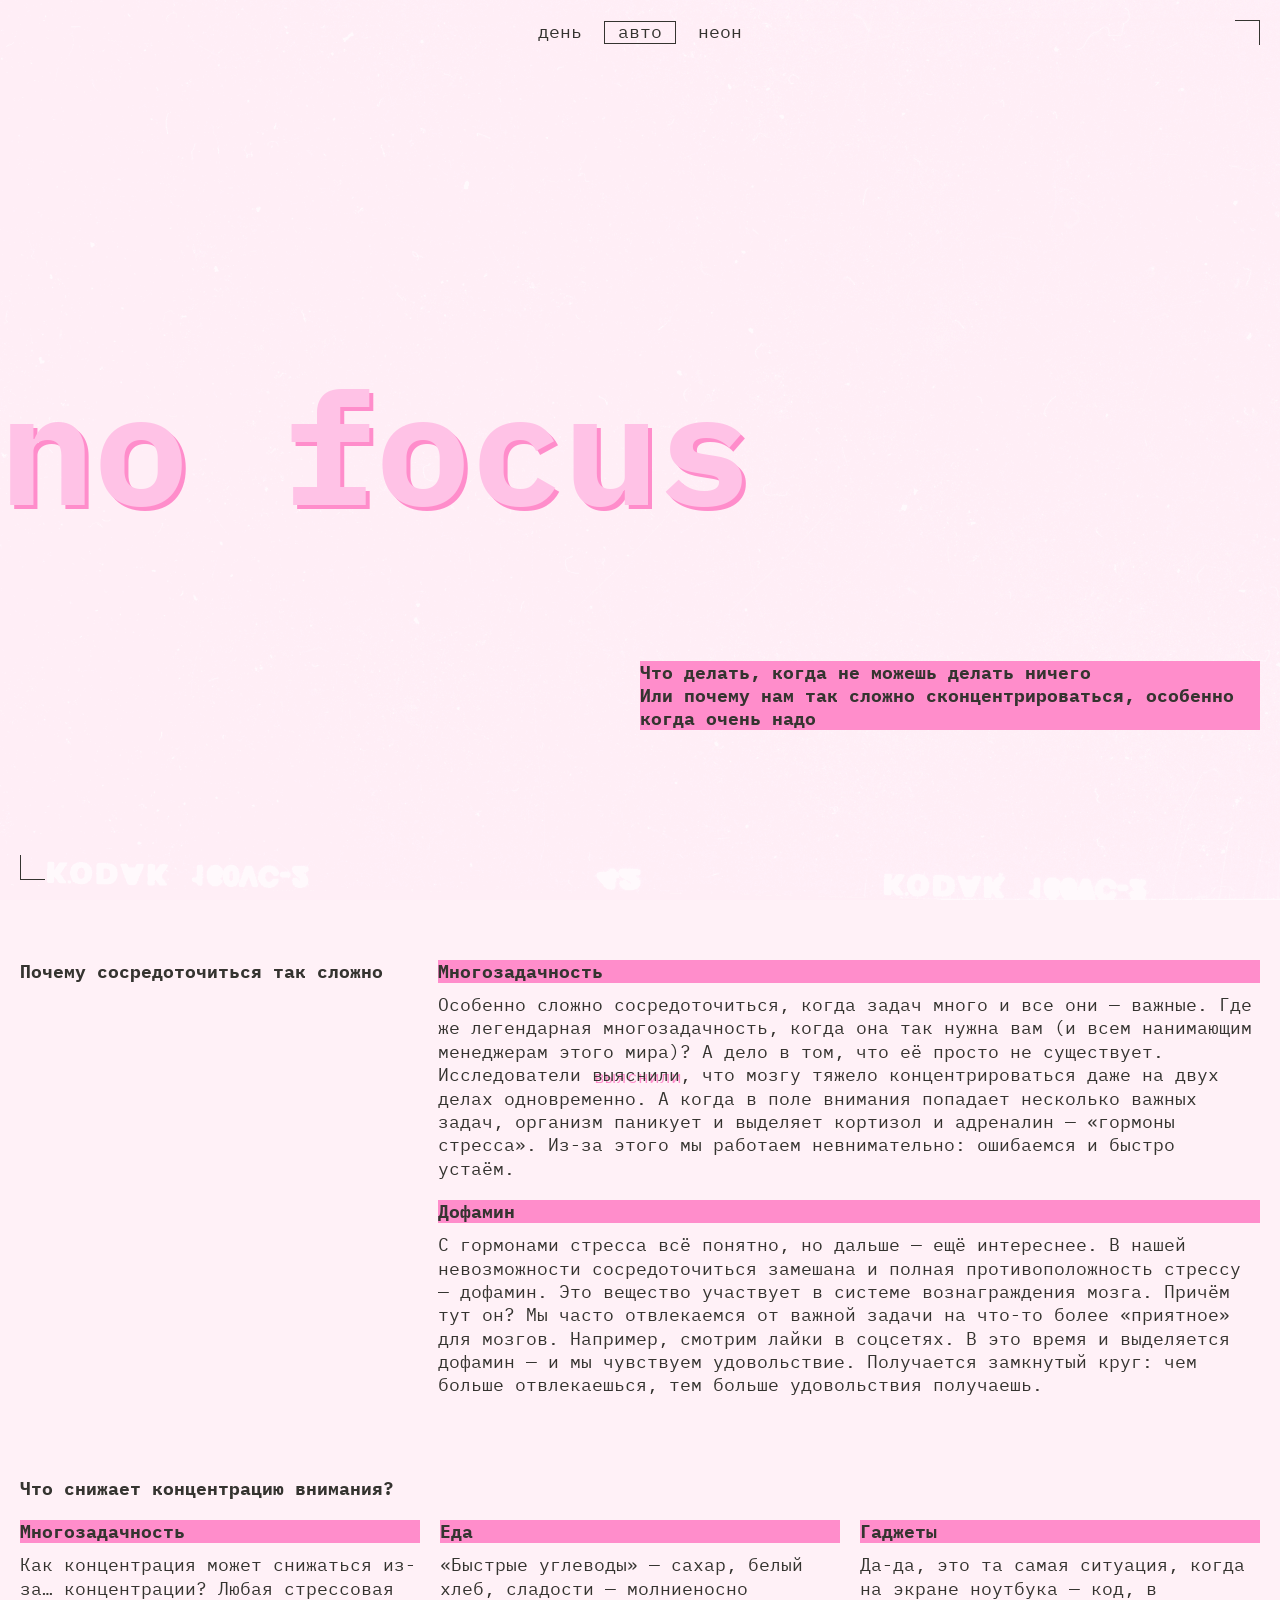
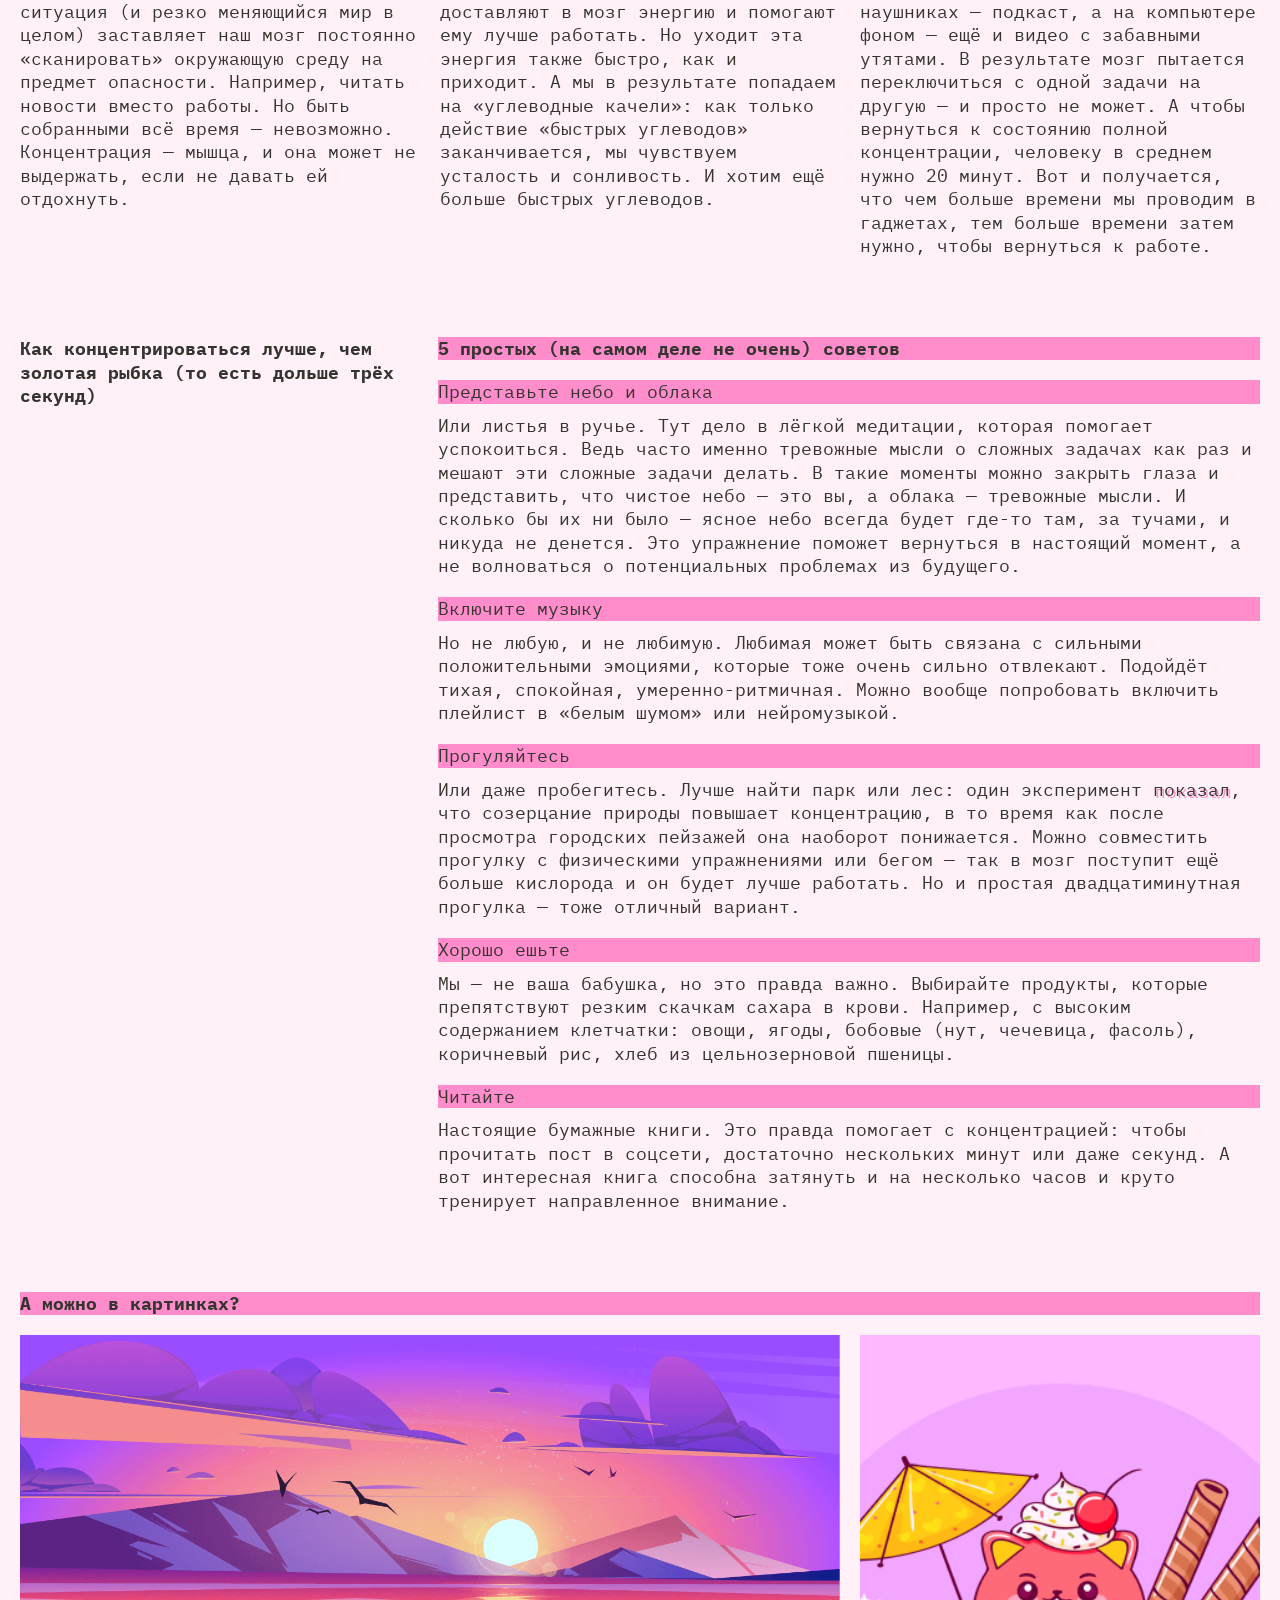
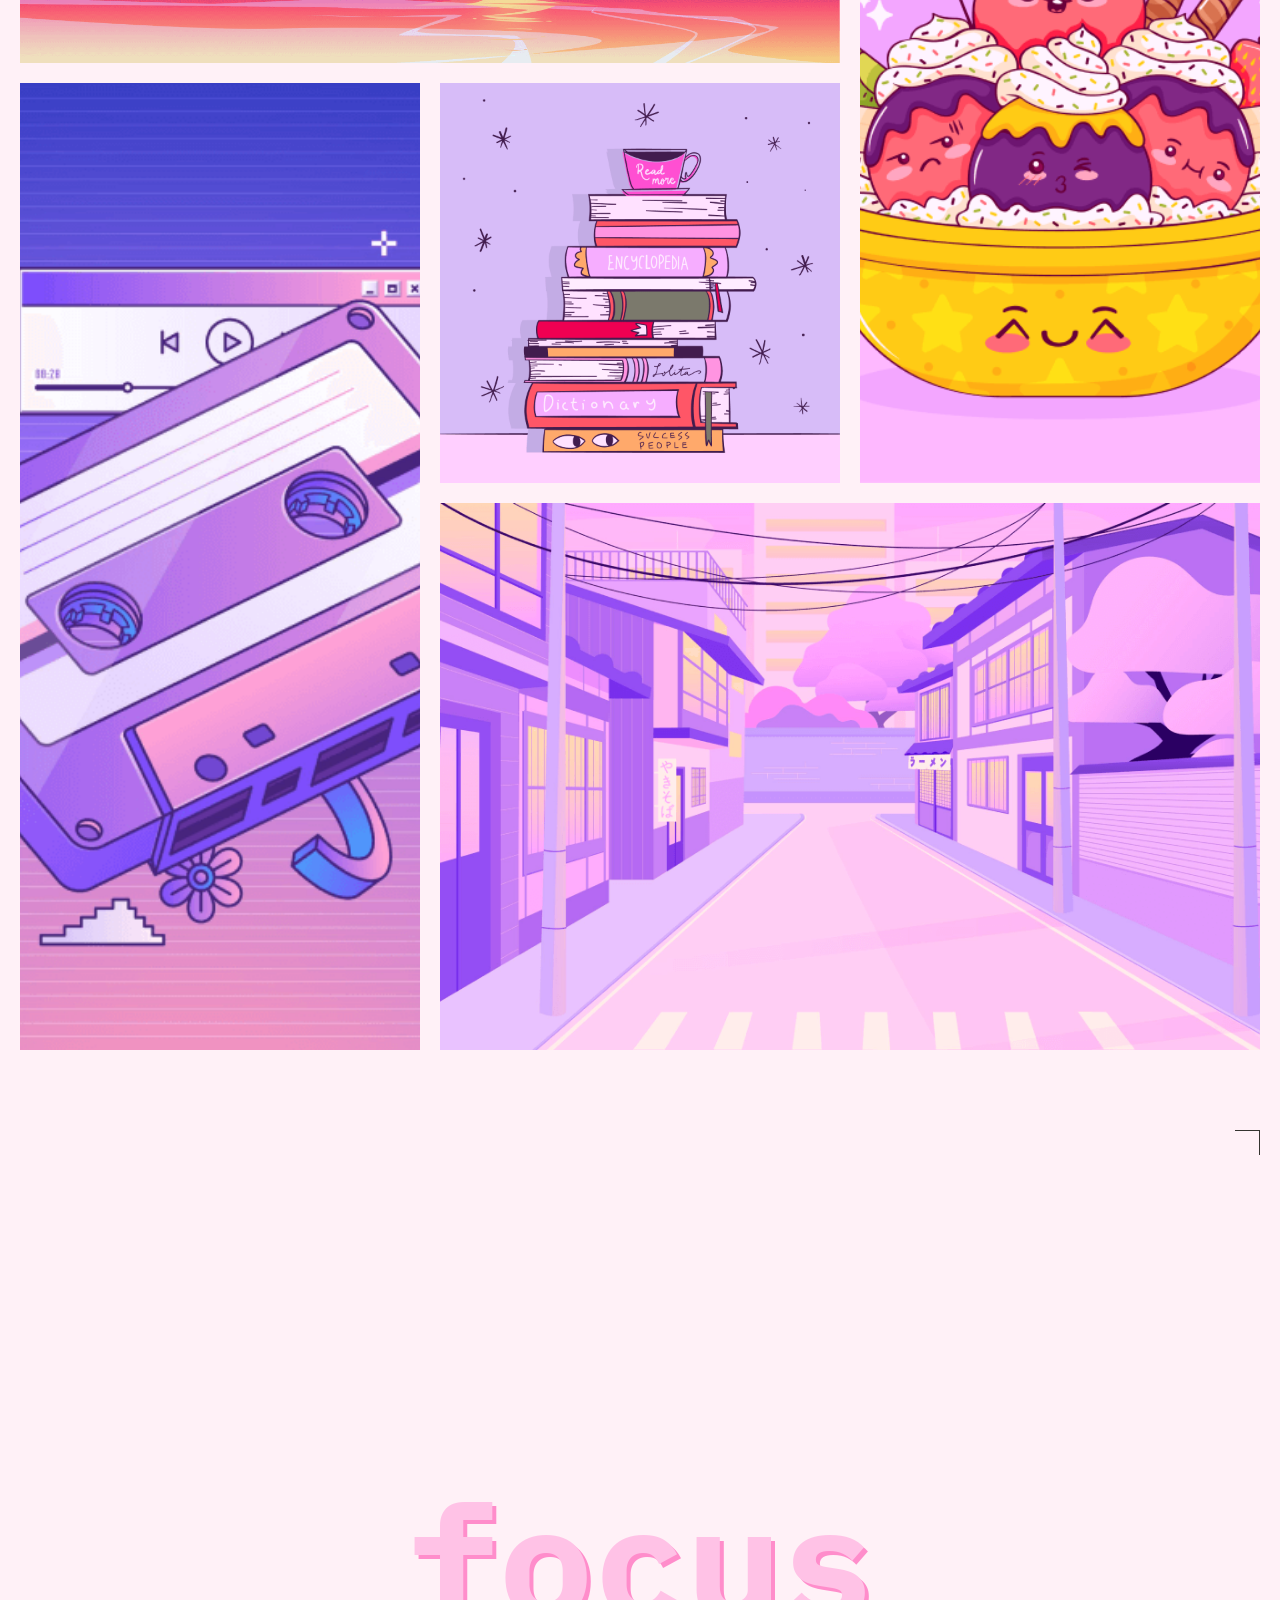
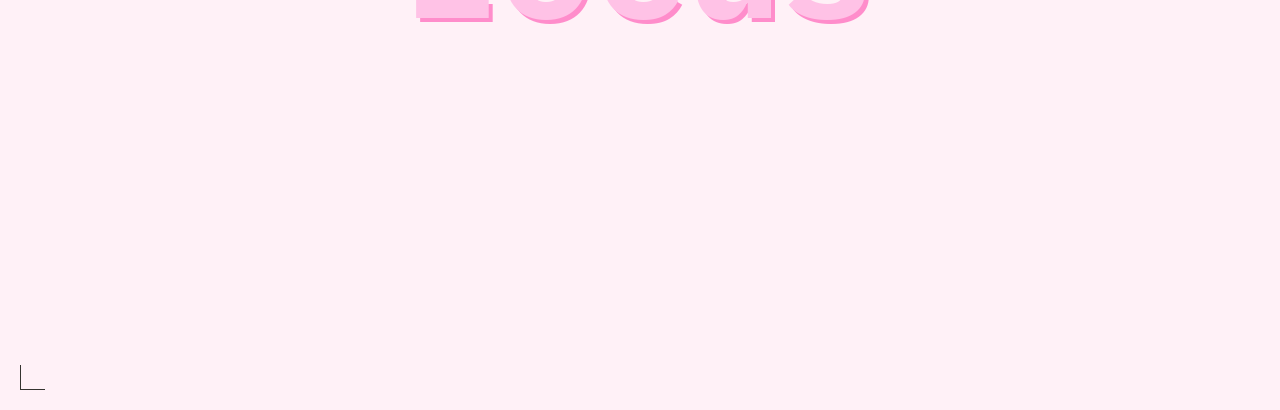
<file: index.html>
<!DOCTYPE html>
<html lang="ru">
  <head>
    <meta charset="UTF-8" />
    <meta http-equiv="X-UA-Compatible" content="IE=edge" />
    <meta name="viewport" content="width=device-width, initial-scale=1.0" />
    <meta name="description" content="Советы о том, как легче сосредоточиться"> 
    <meta name="color-scheme" content="dark light">

    <link rel="stylesheet" href="./fonts/fonts.css">
    <link rel="stylesheet" href="./styles/globals.css">
    <link rel="stylesheet" href="./styles/variables.css">
    <link rel="stylesheet" href="./styles/style.css">
    <link rel="stylesheet" href="./styles/dark.css">
    <link rel="stylesheet" href="./styles/light.css">

    <link rel="icon" href="./images/favicon.ico" sizes="any">
    <link rel="icon" href="./images/favicon.svg" type="image/svg+xml">
    <link rel="apple-touch-icon" href="./images/mobile-icon.png">

    <title>Сложно сосредоточиться</title>
  </head>
  <body class="page">
    <div class="header__decoration" aria-hidden="true"></div>
    <header class="header decorated-zone">
      <nav class="header__theme-menu">
        <ul class="header__theme-menu-list">
          <li class="header__theme-menu-item">
            <button
              class="header__theme-menu-button header__theme-menu-button_type_light"
            >
              День
            </button>
          </li>
          <li class="header__theme-menu-item">
            <button
              class="header__theme-menu-button header__theme-menu-button_active header__theme-menu-button_type_auto"
              disabled
            >
              Авто
            </button>
          </li>
          <li class="header__theme-menu-item">
            <button
              class="header__theme-menu-button header__theme-menu-button_type_dark"
            >
              Неон
            </button>
          </li>
        </ul>
      </nav>
      <h1 class="title">no focus</h1>
      <p class="subtitle subtitle-decor">Что делать, когда не можешь делать ничего <br>Или почему нам так сложно сконцентрироваться, особенно когда очень надо</p>
    </header>
    <main class="main">
      <section class="section">
        <h2 class="section__title">Почему сосредоточиться так сложно</h2>
        <div class="section__paragraph">
          <article class="section__paragraph-item">   
            <h3 class="subtitle">Многозадачность</h3>
            <p class="section__text">Особенно сложно сосредоточиться, когда задач много и все они — важные. Где же легендарная многозадачность, когда она так нужна вам (и всем нанимающим менеджерам этого мира)? А дело в том, что её просто не существует. Исследователи 
              <a class="link" target="_blank" href="https://www.ncbi.nlm.nih.gov/pmc/articles/PMC7075496/"> выяснили</a>,
              что мозгу тяжело концентрироваться даже на двух делах одновременно. А когда в поле внимания попадает несколько важных задач, организм паникует и выделяет кортизол и адреналин — «гормоны стресса». Из-за этого мы работаем невнимательно: ошибаемся и быстро устаём.</p>  
          </article> 
          <article class="section__paragraph-item">   
            <h3 class="subtitle">Дофамин</h3>
            <p class="section__text">С гормонами стресса всё понятно, но дальше — ещё интереснее. В нашей невозможности сосредоточиться замешана и полная противоположность стрессу — дофамин. Это вещество участвует в системе вознаграждения мозга. Причём тут он? Мы часто отвлекаемся от важной задачи на что-то более «приятное» для мозгов. Например, смотрим лайки в соцсетях. В это время и выделяется дофамин — и мы чувствуем удовольствие. Получается замкнутый круг: чем больше отвлекаешься, тем больше удовольствия получаешь.</p>
          </article> 
        </div>
      </section>
      <section class="section section-extra">
        <h2 class="section__title section-extra__title">Что снижает концентрацию внимания?</h2>
        <div class="section__paragraph section-extra__paragraph">
          <article class="section__paragraph-item">
            <h3 class="subtitle">Многозадачность</h3>
            <p class="section__text">Как концентрация может снижаться из-за… концентрации? Любая стрессовая ситуация (и резко меняющийся мир в целом) заставляет наш мозг постоянно «сканировать» окружающую среду на предмет опасности. Например, читать новости вместо работы. Но быть собранными всё время — невозможно. Концентрация — мышца, и она может не выдержать, если не давать ей отдохнуть.</p>
          </article>
          <article class="section__paragraph-item">
            <h3 class="subtitle">Еда</h3>
            <p class="section__text">«Быстрые углеводы» — сахар, белый хлеб, сладости — молниеносно доставляют в мозг энергию и помогают ему лучше работать. Но уходит эта энергия также быстро, как и приходит. А мы в результате попадаем на «углеводные качели»: как только действие «быстрых углеводов» заканчивается, мы чувствуем усталость и сонливость. И хотим ещё больше быстрых углеводов.</p>
          </article>
          <article class="section__paragraph-item">
            <h3 class="subtitle">Гаджеты</h3>
            <p class="section__text">Да-да, это та самая ситуация, когда на экране ноутбука — код, в наушниках — подкаст, а на компьютере фоном — ещё и видео с забавными утятами. В результате мозг пытается переключиться с одной задачи на другую — и просто не может. А чтобы вернуться к состоянию полной концентрации, человеку в среднем нужно 20 минут. Вот и получается, что чем больше времени мы проводим в гаджетах, тем больше времени затем нужно, чтобы вернуться к работе.</p>
          </article>
        </div>
      </section>
      <section class="section">
        <h2 class="section__title">Как концентрироваться лучше, чем золотая рыбка (то есть дольше трёх секунд)</h2>
        <div class="section__paragraph">
          <h3 class="subtitle section__paragraph-subtitle">5 простых (на самом деле не очень) советов</h3>
          <article class="section__paragraph-item">
            <h4 class="subtitle subtitle__no-accent">Представьте небо и облака</h4>
            <p class="section__text">Или листья в ручье. Тут дело в лёгкой медитации, которая помогает успокоиться. Ведь часто именно тревожные мысли о сложных задачах как раз и мешают эти сложные задачи делать. В такие моменты можно закрыть глаза и представить, что чистое небо — это вы, а облака — тревожные мысли. И сколько бы их ни было — ясное небо всегда будет где-то там, за тучами, и никуда не денется. Это упражнение поможет вернуться в настоящий момент, а не волноваться о потенциальных проблемах из будущего.</p>
          </article>
          <article class="section__paragraph-item">
            <h4 class="subtitle subtitle__no-accent">Включите музыку</h4>
            <p class="section__text">Но не любую, и не любимую. Любимая может быть связана с сильными положительными эмоциями, которые тоже очень сильно отвлекают. Подойдёт тихая, спокойная, умеренно-ритмичная. Можно вообще попробовать включить плейлист в «белым шумом» или нейромузыкой.</p>
          </article>
          <article class="section__paragraph-item">
            <h4 class="subtitle subtitle__no-accent">Прогуляйтесь</h4>
            <p class="section__text">Или даже пробегитесь. Лучше найти парк или лес: один эксперимент
              <a class="link" target="_blank" href="https://www.sciencedirect.com/science/article/abs/pii/S0272494415000328">показал</a>,
              что созерцание природы повышает концентрацию, в то время как после просмотра городских пейзажей она наоборот понижается. Можно совместить прогулку с физическими упражнениями или бегом — так в мозг поступит ещё больше кислорода и он будет лучше работать. Но и простая двадцатиминутная прогулка — тоже отличный вариант.</p>
          </article>
          <article class="section__paragraph-item">
            <h4 class="subtitle subtitle__no-accent">Хорошо ешьте</h4>
            <p class="section__text">Мы — не ваша бабушка, но это правда важно. Выбирайте продукты, которые препятствуют резким скачкам сахара в крови. Например, с высоким содержанием клетчатки: овощи, ягоды, бобовые (нут, чечевица, фасоль), коричневый рис, хлеб из цельнозерновой пшеницы.</p>
          </article>
          <article class="section__paragraph-item">
            <h4 class="subtitle subtitle__no-accent">Читайте</h4>
            <p class="section__text">Настоящие бумажные книги. Это правда помогает с концентрацией: чтобы прочитать пост в соцсети, достаточно нескольких минут или даже секунд. А вот интересная книга способна затянуть и на несколько часов и круто тренирует направленное внимание.</p>
          </article>
        </div>
      </section>
      <section class="section section-gallery">
        <h3 class="subtitle secton-gallery__subtitle">А можно в картинках?</h3>
        <div class="section-gallery__images">
          <img class="section-gallery__images-item" alt="Закат" src="./images/sunset.png" loading="lazy">
          <img class="section-gallery__images-item" alt="Большое мороженое в миске с шариками в виде котиков" src="./images/ice-cream.png" loading="lazy">
          <img class="section-gallery__images-item" alt="Старая кассета в окружении значков загрузки, курсора, окон и папок" src="./images/tape.png" loading="lazy">
          <img class="section-gallery__images-item" alt="Стопка книг с чашкой наверху" src="./images/books.png" loading="lazy">
          <img class="section-gallery__images-item" alt="Улица в розовых оттенках" src="./images/street.png" loading="lazy">
        </div>
      </section>
    </main>
    <footer class="footer decorated-zone">
      <p class="title footer__title">focus</p>
    </footer>
    <script src="./scripts/script.js"></script>
  </body>
</html>
</file>
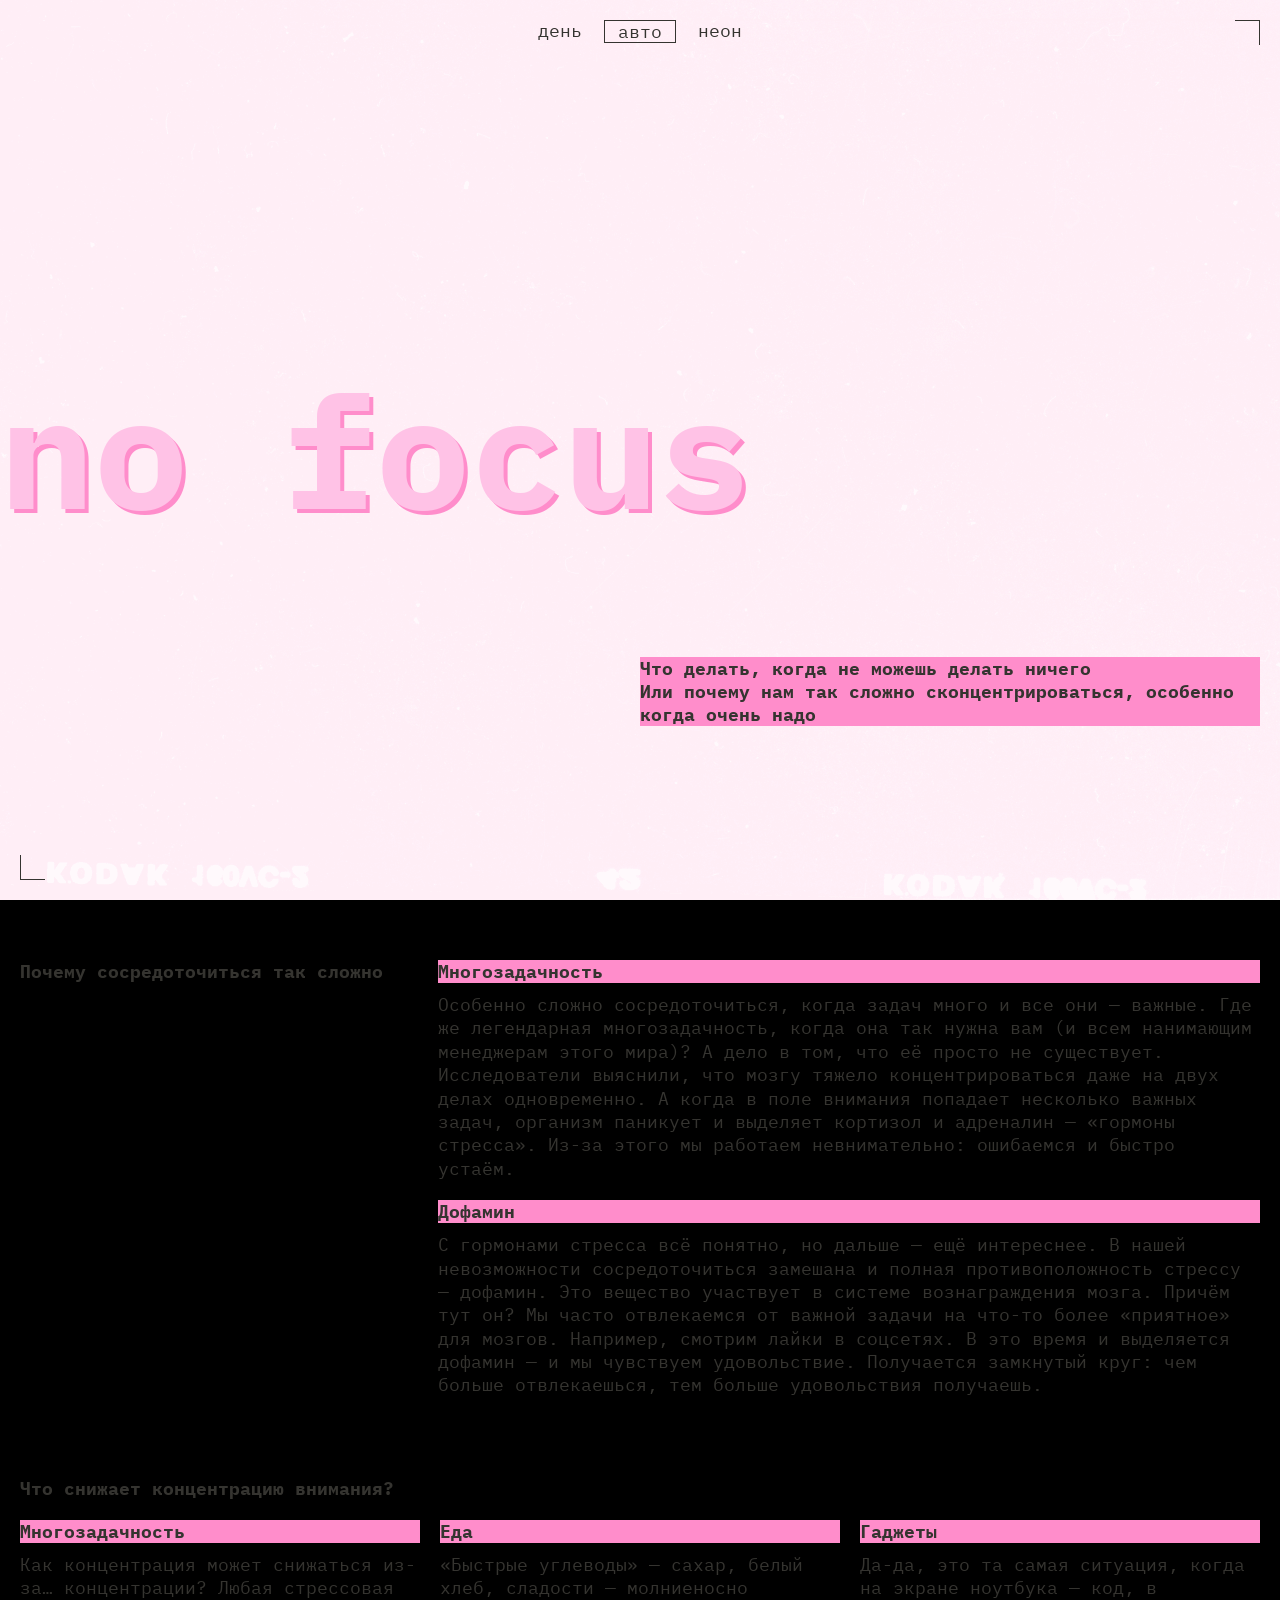
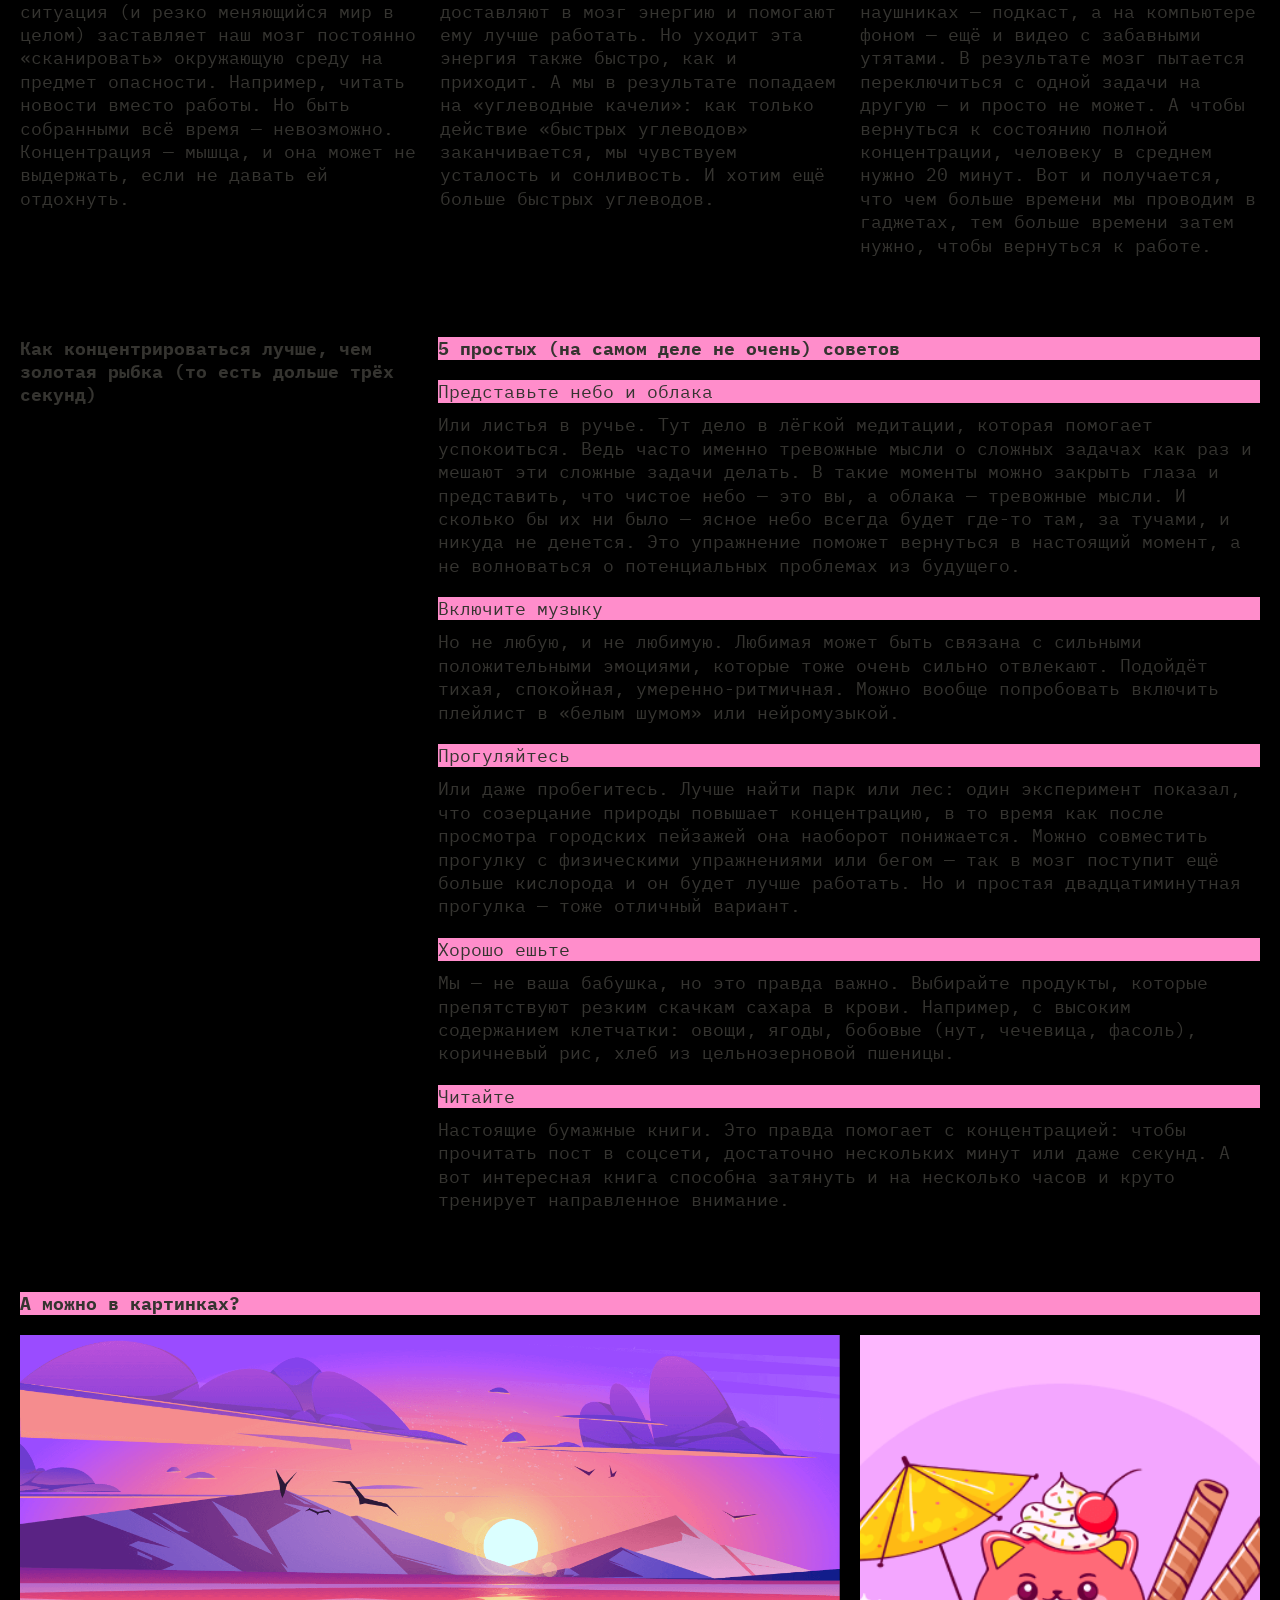
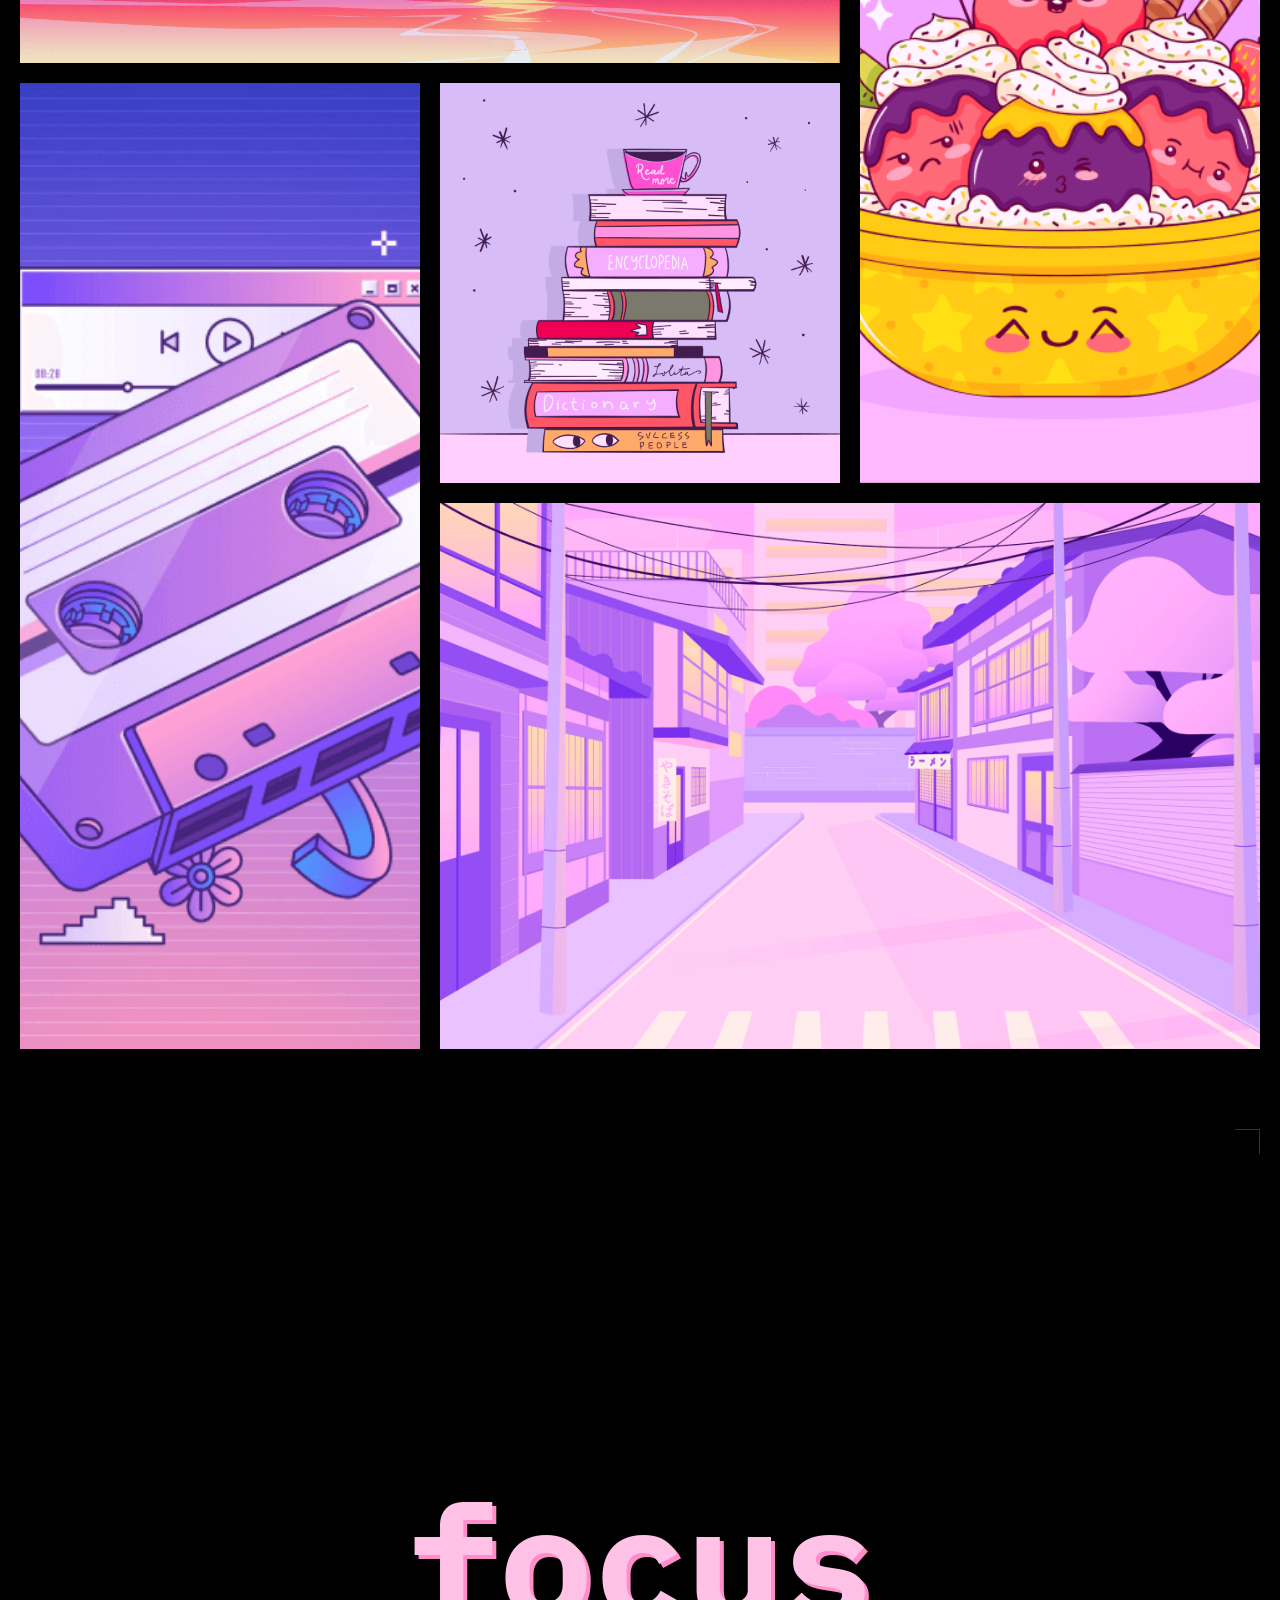
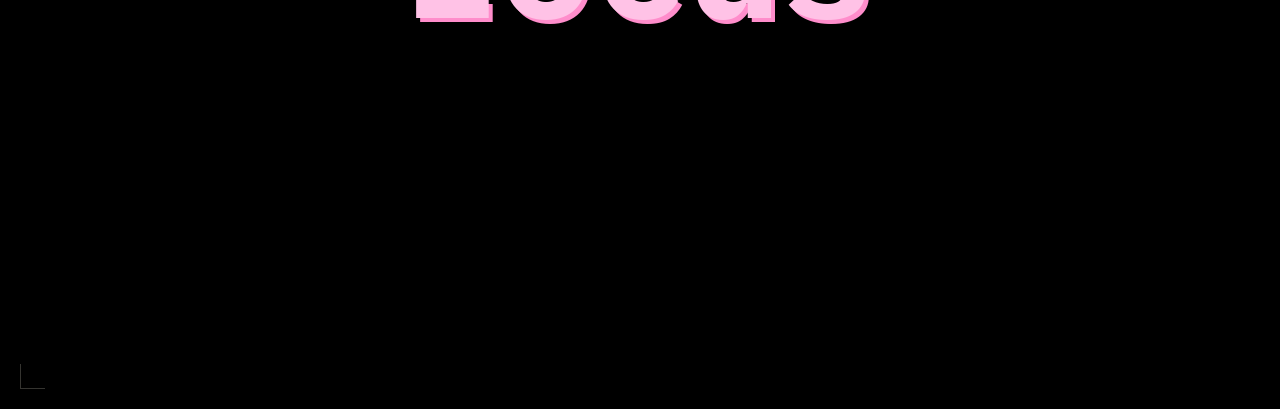
<file: src/index.html>
<!DOCTYPE html>
<html lang="ru">
  <head>
    <meta charset="UTF-8" />
    <meta http-equiv="X-UA-Compatible" content="IE=edge" />
    <meta name="viewport" content="width=device-width, initial-scale=1.0" />
    <meta name="description" content="Советы о том, как легче сосредоточиться"> 
    <meta name="color-scheme" content="dark light">

    <link rel="stylesheet" href="./styles/globals.css">
    <link rel="stylesheet" href="./fonts/fonts.css">
    <link rel="stylesheet" href="./styles/variables.css">
    <link rel="stylesheet" href="./styles/style.css">
    <link rel="stylesheet" href="./styles/dark.css">
    <link rel="stylesheet" href="./styles/light.css">
    <link rel="stylesheet" href="./styles/media.css">

    <link rel="icon" href="./images/favicon.ico" sizes="any">
    <link rel="icon" href="./images/favicon.svg" type="image/svg+xml">
    <link rel="apple-touch-icon" href="./images/mobile-icon.png">

    <title>Сложно сосредоточиться</title>
  </head>
  <body class="page">
    <div class="header__decoration" aria-hidden="true"></div>
    <header class="header decorated-zone">
      <nav class="header__theme-menu">
        <ul class="header__theme-menu-list">
          <li class="header__theme-menu-item">
            <button
              class="header__theme-menu-button header__theme-menu-button_type_light"
            >
              День
            </button>
          </li>
          <li class="header__theme-menu-item">
            <button
              class="header__theme-menu-button header__theme-menu-button_active header__theme-menu-button_type_auto"
              disabled
            >
              Авто
            </button>
          </li>
          <li class="header__theme-menu-item">
            <button
              class="header__theme-menu-button header__theme-menu-button_type_dark"
            >
              Неон
            </button>
          </li>
        </ul>
      </nav>
      <h1 class="title">no focus</h1>
      <p class="subtitle subtitle-decor">Что делать, когда не можешь делать ничего <br>Или почему нам так сложно сконцентрироваться, особенно когда очень надо</p>
    </header>
    <section class="main">
      <section class="section">
        <h2 class="section__title">Почему сосредоточиться так сложно</h2>
        <div class="section__paragraph">
          <article class="section__paragraph-item">   
            <h3 class="subtitle">Многозадачность</h3>
            <p class="section__text">Особенно сложно сосредоточиться, когда задач много и все они — важные. Где же легендарная многозадачность, когда она так нужна вам (и всем нанимающим менеджерам этого мира)? А дело в том, что её просто не существует. Исследователи выяснили, что мозгу тяжело концентрироваться даже на двух делах одновременно. А когда в поле внимания попадает несколько важных задач, организм паникует и выделяет кортизол и адреналин — «гормоны стресса». Из-за этого мы работаем невнимательно: ошибаемся и быстро устаём.</p>  
          </article> 
          <article class="section__paragraph-item">   
            <h3 class="subtitle">Дофамин</h3>
            <p class="section__text">С гормонами стресса всё понятно, но дальше — ещё интереснее. В нашей невозможности сосредоточиться замешана и полная противоположность стрессу — дофамин. Это вещество участвует в системе вознаграждения мозга. Причём тут он? Мы часто отвлекаемся от важной задачи на что-то более «приятное» для мозгов. Например, смотрим лайки в соцсетях. В это время и выделяется дофамин — и мы чувствуем удовольствие. Получается замкнутый круг: чем больше отвлекаешься, тем больше удовольствия получаешь.</p>
          </article> 
        </div>
      </section>
      <section class="section section-extra">
        <h2 class="section__title section-extra__title">Что снижает концентрацию внимания?</h2>
        <div class="section__paragraph section-extra__paragraph">
          <article class="section__paragraph-item">
            <h3 class="subtitle">Многозадачность</h3>
            <p class="section__text">Как концентрация может снижаться из-за… концентрации? Любая стрессовая ситуация (и резко меняющийся мир в целом) заставляет наш мозг постоянно «сканировать» окружающую среду на предмет опасности. Например, читать новости вместо работы. Но быть собранными всё время — невозможно. Концентрация — мышца, и она может не выдержать, если не давать ей отдохнуть.</p>
          </article>
          <article class="section__paragraph-item">
            <h3 class="subtitle">Еда</h3>
            <p class="section__text">«Быстрые углеводы» — сахар, белый хлеб, сладости — молниеносно доставляют в мозг энергию и помогают ему лучше работать. Но уходит эта энергия также быстро, как и приходит. А мы в результате попадаем на «углеводные качели»: как только действие «быстрых углеводов» заканчивается, мы чувствуем усталость и сонливость. И хотим ещё больше быстрых углеводов.</p>
          </article>
          <article class="section__paragraph-item">
            <h3 class="subtitle">Гаджеты</h3>
            <p class="section__text">Да-да, это та самая ситуация, когда на экране ноутбука — код, в наушниках — подкаст, а на компьютере фоном — ещё и видео с забавными утятами. В результате мозг пытается переключиться с одной задачи на другую — и просто не может. А чтобы вернуться к состоянию полной концентрации, человеку в среднем нужно 20 минут. Вот и получается, что чем больше времени мы проводим в гаджетах, тем больше времени затем нужно, чтобы вернуться к работе.</p>
          </article>
        </div>
      </section>
      <section class="section">
        <h2 class="section__title">Как концентрироваться лучше, чем золотая рыбка (то есть дольше трёх секунд)</h2>
        <div class="section__paragraph">
          <h3 class="subtitle section__paragraph-subtitle">5 простых (на самом деле не очень) советов</h3>
          <article class="section__paragraph-item">
            <h4 class="subtitle subtitle__no-accent">Представьте небо и облака</h4>
            <p class="section__text">Или листья в ручье. Тут дело в лёгкой медитации, которая помогает успокоиться. Ведь часто именно тревожные мысли о сложных задачах как раз и мешают эти сложные задачи делать. В такие моменты можно закрыть глаза и представить, что чистое небо — это вы, а облака — тревожные мысли. И сколько бы их ни было — ясное небо всегда будет где-то там, за тучами, и никуда не денется. Это упражнение поможет вернуться в настоящий момент, а не волноваться о потенциальных проблемах из будущего.</p>
          </article>
          <article class="section__paragraph-item">
            <h4 class="subtitle subtitle__no-accent">Включите музыку</h4>
            <p class="section__text">Но не любую, и не любимую. Любимая может быть связана с сильными положительными эмоциями, которые тоже очень сильно отвлекают. Подойдёт тихая, спокойная, умеренно-ритмичная. Можно вообще попробовать включить плейлист в «белым шумом» или нейромузыкой.</p>
          </article>
          <article class="section__paragraph-item">
            <h4 class="subtitle subtitle__no-accent">Прогуляйтесь</h4>
            <p class="section__text">Или даже пробегитесь. Лучше найти парк или лес: один эксперимент показал, что созерцание природы повышает концентрацию, в то время как после просмотра городских пейзажей она наоборот понижается. Можно совместить прогулку с физическими упражнениями или бегом — так в мозг поступит ещё больше кислорода и он будет лучше работать. Но и простая двадцатиминутная прогулка — тоже отличный вариант.</p>
          </article>
          <article class="section__paragraph-item">
            <h4 class="subtitle subtitle__no-accent">Хорошо ешьте</h4>
            <p class="section__text">Мы — не ваша бабушка, но это правда важно. Выбирайте продукты, которые препятствуют резким скачкам сахара в крови. Например, с высоким содержанием клетчатки: овощи, ягоды, бобовые (нут, чечевица, фасоль), коричневый рис, хлеб из цельнозерновой пшеницы.</p>
          </article>
          <article class="section__paragraph-item">
            <h4 class="subtitle subtitle__no-accent">Читайте</h4>
            <p class="section__text">Настоящие бумажные книги. Это правда помогает с концентрацией: чтобы прочитать пост в соцсети, достаточно нескольких минут или даже секунд. А вот интересная книга способна затянуть и на несколько часов и круто тренирует направленное внимание.</p>
          </article>
        </div>
      </section>
      <section class="section section-gallery">
        <h3 class="subtitle secton-gallery__subtitle">А можно в картинках?</h3>
        <div class="section-gallery__images">
          <img class="section-gallery__images-item" alt="Закат" src="./images/sunset.png" loading=”lazy”>
          <img class="section-gallery__images-item" alt="Большое мороженое в миске с шариками в виде котиков" src="./images/ice-cream.png" loading=”lazy”>
          <img class="section-gallery__images-item" alt="Старая кассета в окружении значков загрузки, курсора, окон и папок" src="./images/tape.png" loading=”lazy”>
          <img class="section-gallery__images-item" alt="Стопка книг с чашкой наверху" src="./images/books.png" loading=”lazy”>
          <img class="section-gallery__images-item" alt="Улица в розовых оттенках" src="./images/street.png" loading=”lazy”>
        </div>
      </section>
    </section>
    <footer  class="footer">
      <p class="title footer__title">focus</p>
    </footer>
    <script src="./scripts/script.js"></script>
  </body>
</html>
</file>
<file: fonts/fonts.css>
@font-face {
  font-family: 'IBM Plex mono';
  src: url(./IBMPlexMono-Regular.woff) format('woff');
  font-weight: normal;
  font-display: swap;
}

@font-face {
  font-family: 'IBM Plex mono';
  src: url(./IBMPlexMono-Bold.woff) format('woff');
  font-weight: bold;
  font-display: swap;
}
</file>
<file: styles/globals.css>
/* Глобальные стили для проекта, их можно дополнять и менять по желанию */

*,
*::before,
*::after {
  box-sizing: border-box;
}

body {
  min-inline-size: 375px;
  max-inline-size: 1440px;
  margin: 0px auto;
  font-size: var(--font-size-main);
  font-weight: var(--normal);
}

h1,
h2,
h3,
h4,
h5,
h6,
p {
  margin: 0;
}

ul {
  margin: 0;
  padding: 0;
  list-style: none;
}

picture {
  margin: 0;
  padding: 0;
}

button,
a {
  color: currentColor;
  font-family: inherit;
  font-size: inherit;
  line-height: inherit;
  cursor: pointer;
}
</file>
<file: styles/variables.css>
/*
  Переменные для вашего проекта
  и их переопределение под различные устройства
*/
:root {
  font-family: "IBM Plex mono", sans-serif;

  --main-color: #F1B2CE;
  --accent-color: #FF0070;
  --subtitle-color: #000028;
  --main-title-color: #DB00FF;
  --text-shadow: #FF0070;
  --button-hover: rgba(255, 0, 112, 0.4);

  --spacing-s: 10px;
  --spacing-m: 20px;
  --spacing-l: 40px;
  --spacing-l-1: 50px;
  --spacing-xl: 60px;
  --spacing-xxl: 80px;

  --bold: 700;
  --normal: 400;

  --font-size-main: 18px;
}
</file>
<file: styles/style.css>
/* Основные стили проекта. Это стили для темы, которую вы верстаете первой. */

.page {
  /* сохраните в разметке и стилях класс page. На его основе работает скрипт. */
  background-color: #000028;
  background-image: url(/images/cover-image-dark.png);
  background-attachment: fixed;
  background-repeat: no-repeat;
  background-position: top;
  background-size: cover;

  user-select: none;
  position: relative;
  z-index: 0;
}

.header {
  padding: var(--spacing-s);
  display: grid;
  grid-template-rows: min-content 1fr 1fr 1fr min-content;
  align-items: center;
  z-index: 0;
  block-size: 100vh;
  min-block-size: 668px;
}

@media (min-width: 768px) {

  .header {
    padding-block: var(--spacing-m);
    padding-inline: 0px var(--spacing-m);
    grid-template-rows: min-content 1fr min-content 1fr min-content;

    &::after {
      margin-inline-start: var(--spacing-m);
    }
  }
}

@media (min-width: 1024px) {
  .header {
    padding-inline-start: 0;
    grid-template-columns: 1fr 1fr 1fr;
    grid-template-rows: min-content 1fr min-content 1.1fr min-content;
  }
}

.header__decoration {
  position: absolute;
  z-index: 1;
  top: 10px;
  right: 20px;
  display: flex;

  &::before {
    content: "rec";
    color: var(--accent-color);
    font-style: normal;
    font-weight: 400;
    line-height: 25px;
    text-transform: uppercase;
  }

  &::after {
    content: "";
    margin-inline-start: 10px;
    display: inline-block;
    inline-size: 9px;
    block-size: 9px;
    background-color: var(--accent-color);
    border-radius: 50%;
    box-shadow: 0px 0px 4px 2px var(--accent-color);
    align-self: center;
  }
}

@media (min-width: 768px) {
  .header__decoration {
    top: 20px;
    right: 29px;
  }
}

@media (min-width: 1024px) {
  
  .header__decoration {
    &::before {
      top: var(--spacing-m);
      right: var(--spacing-m);
    }

    &::after {
      top: 25px;
      right: 25px;
    }
  }
}

.decorated-zone {
  &::before {
    content: "";
    display: flex;
    justify-self: end;
    inline-size: 25px;
    block-size: 25px;
    border-inline-end: 1px solid var(--accent-color);
    border-block-start: 1px solid var(--accent-color);
    grid-row: 1;
  }

  &::after {
    content: "";
    display: flex;
    justify-self: start;
    inline-size: 25px;
    block-size: 25px;
    border-inline-start: 1px solid var(--accent-color);
    border-block-end: 1px solid var(--accent-color);
    grid-row: 5;
  }
}

@media (min-width: 1024px) {
  .decorated-zone::before {
    grid-row: 1;
    grid-column: 3;
    align-self: start;
    justify-self: end;
  }

  .decorated-zone::after {
    grid-row: 6;
  }
}


.header__theme-menu {
  justify-self: end;
  padding-block-end: 25px;
}

@media (min-width: 1024px) {
  
  .header__theme-menu {
    justify-self: center;
    align-self: start;
    grid-column-start: 2;
    grid-row-start: 1;
  }
}

.header__theme-menu-list {
  list-style: none;
  display: flex;
  gap: 15px;
  flex-direction: column;
}

@media (min-width: 1024px) {
  
  .header__theme-menu-list {
    flex-direction: row;
    padding-inline-start: var(--spacing-m);
    gap: 9px;
  }
}

.header__theme-menu-button {
  background-color: transparent;
  color: var(--accent-color);
  font-style: normal;
  font-weight: var(--normal);
  line-height: 18px;
  text-transform: lowercase;
  border: none;
  padding: 1.5px 13px;
}

.header__theme-menu-button:hover {
  outline: none;
  border: 1px solid var(--button-hover);
}

.header__theme-menu-button:focus {
  outline: none;
}

.header__theme-menu-button:focus-visible {
  outline: none;
  border-block-end: 1px solid var(--accent-color);
}

.header__theme-menu-button_active {
  border: 1px solid var(--accent-color);
  pointer-events: none;
}

.title {
  color: var(--main-title-color);
  font-style: normal;
  font-weight: var(--bold);
  font-size: clamp(7.25rem, 7.0115rem + 1.0178vw, 7.5rem);
  line-height: 82.5%;
  text-shadow: 4px 4px 0 var(--text-shadow);
}

@media (min-width: 768px) {

  .title {
    align-self: center;
    margin: 0;
  }
}

@media (min-width: 1024px) {
  
  .title {
    font-size: clamp(7.5rem, 0.5625rem + 14.4531vw, 9.8125rem);
    grid-row: 3;
    grid-column: 1 / span 3;
    margin-block-end: 0;
  }
}

.subtitle {
  font-size: var(--font-size-main);
  font-style: normal;
  font-weight: var(--bold);
  line-height: 23px;
  color: var(--subtitle-color);
  background-color: var(--text-shadow);
}

.subtitle-decor {
  margin-block-start: 25px;
}

@media (min-width: 768px) {
  
  .subtitle-decor {
    justify-self: end;
    inline-size: calc(50% - 10px);
  }
}

@media (min-width: 1024px) {
  
  .subtitle-decor {
    grid-row-start: 4;
    grid-column: 1 / span 3;
  }
}

.main {
  padding: var(--spacing-l) var(--spacing-s);
}

@media (min-width: 768px) {
    
  .main {
    padding-block: var(--spacing-xl);
    padding-inline: var(--spacing-m);
  }
}

.section {
  display: grid;
  gap: var(--spacing-m);
}

@media (min-width: 768px) {

  .section:nth-child(odd) {
    grid-template-columns: 1fr 2fr;
  }

}

@media (min-width: 1024px) {
  
  .section:nth-child(odd) {
    grid-template-columns: 0.97fr 2fr;
  }
}

.section:not(:last-child) {
  padding-block-end: calc(var(--spacing-l-1) - var(--spacing-m));
}

@media (min-width: 768px) {

  .section:not(:last-child) {
    padding-block-end: calc(var(--spacing-xxl) - var(--spacing-m));
  }
}

@media (min-width: 768px) {

  .section-extra__title {
    display: block;
    inline-size: calc(100% / 3 - 10px);
  }
}

.section-extra__paragraph {
  display: grid;
}

@media (min-width: 1024px) {

  .section-extra__paragraph {
    grid-template-columns: repeat(3, 1fr);
    gap: var(--spacing-m);
  }
} 

.section__paragraph-subtitle {
  margin-block-end: var(--spacing-m);
}

.section__title {
  color: var(--accent-color);
  font-size: var(--font-size-main);
  font-style: normal;
  font-weight: var(--bold);
  line-height: 23.4px;
}

.section__text {
  padding-block: var(--spacing-s) var(--spacing-m);
  color: var(--main-color);
  font-style: normal;
  line-height: 23.4px;
}

.subtitle__no-accent {
  line-height: 23.4px;
  font-weight: var(--normal);
}

.section-gallery {
  gap: 10px;
}

@media (min-width: 768px) {

  .section-gallery {
    gap: var(--spacing-m);
  }
}

.section-gallery__images {
  display: grid;
  gap: 10px;
}

@media (min-width: 768px) {

  .section-gallery__images {
    display: grid;
    grid-template-columns: repeat(3, 1fr);
    grid-template-rows: repeat(3, auto);
    grid-auto-flow: dense;
    gap: var(--spacing-m);
  }
}

.section-gallery__images-item {
  object-fit: cover;
  object-position: center;
  max-inline-size: 100%;
  min-block-size: 100%;
}

@media (min-width: 768px) {

  .section-gallery__images-item:nth-of-type(1) {
    grid-column: 1 / span 2;
  }

  .section-gallery__images-item:nth-of-type(2) {
    grid-column: 3 / 4;
    grid-row: 1 / 3;
  }

  .section-gallery__images-item:nth-of-type(3) {
    grid-row: 2 / 4;
  }

  .section-gallery__images-item:nth-of-type(5) {
    grid-column: span 2;
  }
}

.footer {
  display: grid;
  grid-template-rows: min-content 1fr min-content;
  padding: var(--spacing-s);
  block-size: 100vh;
  min-block-size: 668px;
}

@media (min-width: 768px) {
    
  .footer {
    padding: var(--spacing-m);
  }
} 

@media (min-width: 1024px) {

  .footer {
    grid-template-columns: 1fr;
  }

}

.footer__title {
  justify-self: center;
  align-self: center;
  grid-row: 2;
}

/*стилизуем ссылки*/
.link {
  text-shadow: 2px 2px var(--text-shadow);
  text-decoration: none;
}

.link:hover {
  border-block-end: 1px solid var(--main-color);
}

.link:focus-visible {
  outline: none;
  border: 1px solid var(--main-color);
}
</file>
<file: styles/dark.css>
/*
  Специально для тёмной темы при наличии класса,
  здесь окажутся стили, которые нужно переопределить принудительно,
  переключая тему
*/

.page.theme_dark {
  /* сохраните этот селектор в приведённом виде.
    Так стили написанные ниже будут иметь больший вес,
    чем стили в медиазапросе предпочтений пользователя
  */
  background-color: #000028;
  background-image: url(/images/cover-image-dark.png);
  background-attachment: fixed;
  background-repeat: no-repeat;
  background-position: top;
  background-size: cover;
  position: relative;
  z-index: 0;

  --main-color: #F1B2CE;
  --accent-color: #FF0070;
  --subtitle-color: #000028;
  --main-title-color: #DB00FF;
  --text-shadow: #FF0070;
  --button-hover: rgba(255, 0, 112, 0.4);
}

.theme_dark .header__decoration {
  display: flex;
}

@media (prefers-color-scheme: dark) {
  .header__decoration {
    display: flex;
  }
}
</file>
<file: styles/light.css>
/*
  Специально для светлой темы при наличии класса.
  Здесь окажутся стили, которые нужно переопределить принудительно,
  переключая тему
*/

.page.theme_light {
  /* сохраните этот селектор в приведённом виде.
    Так стили написанные ниже будут иметь больший вес,
    чем стили в медиазапросе предпочтений пользователя
  */
  background-image: url(/images/cover-image-light.png);
  background-attachment: fixed;
  background-repeat: no-repeat;
  background-position: top;
  background-size: cover;
  background-color: #FFF1F7;

  --main-color: #353430;
  --accent-color: #353430;
  --subtitle-color: #353430;
  --main-title-color: #FFC2E6;
  --text-shadow: #FF8DCB;
  --button-hover: rgba(50, 49, 45, 0.4);
}

.theme_light .header__decoration {
  display: none;
}

@media (prefers-color-scheme: light) {

  .page {
      background-image: url(../images/cover-image-light.png);
      background-attachment: fixed;
      background-repeat: no-repeat;
      background-position: top;
      background-size: cover;
      background-color: #FFF1F7;

      --main-color: #353430;
      --accent-color: #353430;
      --subtitle-color: #353430;
      --main-title-color: #FFC2E6;
      --text-shadow: #FF8DCB;
      --button-hover: rgba(50, 49, 45, 0.4);
  }    

  .header__decoration {
    display: none;
  }
}
</file>
<file: src/styles/globals.css>
/* Глобальные стили для проекта, их можно дополнять и менять по желанию */

*,
*::before,
*::after {
  box-sizing: border-box;
}

body {
  min-inline-size: 375px;
  max-inline-size: 1440px;
  margin: 0px auto;
}

h1,
h2,
h3,
h4,
h5,
h6,
p {
  margin: 0;
}

ul {
  margin: 0;
  padding: 0;
  list-style: none;
}

picture {
  margin: 0;
  padding: 0;
}

button,
a {
  color: currentColor;
  font-family: inherit;
  font-size: inherit;
  line-height: inherit;
  cursor: pointer;
}
</file>
<file: src/fonts/fonts.css>
@font-face {
  font-family: 'IBM Plex mono';
  src: url(./IBMPlexMono-Regular.woff) format('woff');
  font-weight: normal;
  font-display: swap;
}

@font-face {
  font-family: 'IBM Plex mono';
  src: url(./IBMPlexMono-Bold.woff) format('woff');
  font-weight: bold;
  font-display: swap;
}
</file>
<file: src/styles/variables.css>
/*
  Переменные для вашего проекта
  и их переопределение под различные устройства
*/
:root{
  font-family: "IBM Plex mono", sans-serif;

  --main-color: #F1B2CE;
  --accent-color: #FF0070;
  --subtitle-color: #000028;
  --main-title-color: #DB00FF;
  --text-shadow: #FF0070;
  --button-hover: rgba(255, 0, 112, 0.4);

  --padding-s: 10px;
  --padding-m: 20px;
  --padding-l: 40px;

  --main-font-size: 18px;
}
</file>
<file: src/styles/style.css>
/* Основные стили проекта. Это стили для темы, которую вы верстаете первой. */

.page {
  /* сохраните в разметке и стилях класс page. На его основе работает скрипт. */
  background-color: #000;
  background-image: url(../images/cover-image-dark.png);
  background-attachment: fixed;
  background-repeat: no-repeat;
  background-position: top;
  background-size: 90vh;

  user-select: none;
  position: relative;
  z-index: 0;
}

.header {
  padding: var(--padding-s);
  display: grid;
  grid-template-rows: min-content 1fr 1fr 1fr min-content;
  align-items: center;
  z-index: 0;
  height: 100vh;

  &::before {
    content: "";
    display: flex;
    width: 25px;
    height: 25px;
    border-inline-end: 1px solid var(--accent-color);
    border-block-start: 1px solid var(--accent-color);
    justify-self: end;
  }

  &::after {
    content: "";
    width: 25px;
    height: 25px;
    border-inline-start: 1px solid var(--accent-color);
    border-block-end: 1px solid var(--accent-color);
  }
}

.header__theme-menu {
  justify-self: end;
  padding-block-end: 25px;
}

.header__theme-menu-list {
  list-style: none;
  display: flex;
  gap: 15px;
  flex-direction: column;
}

.header__theme-menu-button {
  background-color: transparent;
  color: var(--accent-color);
  font-style: normal;
  font-weight: 400;
  font-size: var(--main-font-size);
  line-height: 18px;
  text-transform: lowercase;
  border: none;
  padding: 1.5px 13px;
}

.header__theme-menu-button:hover {
  outline: none;
  border: 1px solid var(--button-hover);
}

.header__theme-menu-button:focus-visible {
  outline: none;
  border-block-end: 1px solid var(--accent-color);
}

.header__theme-menu-button_active {
  border: 1px solid var(--accent-color);
  pointer-events: none;
}

.title {
  color: var(--main-title-color);
  font-style: normal;
  font-weight: 700;
  font-size: clamp(7.25rem, 7.0115rem + 1.0178vw, 7.5rem);
  line-height: 82.5%;
  text-shadow: 4px 4px 0 var(--text-shadow);
}

.subtitle {
  font-style: normal;
  font-weight: 700;
  font-size: var(--main-font-size);
  line-height: 23px;
  color: var(--subtitle-color);
  background-color: var(--text-shadow);
}

.subtitle-decor {
  margin-block-start: 25px;
}

.main {
  padding: 40px 10px;
}

.section {
  display: grid;
  gap: 20px;
}

.section:not(:last-child) {
  padding-block-end: 30px;
}

.section-extra__paragraph {
  display: grid;
}

.section__paragraph-subtitle {
  margin-block-end: 20px;
}

.section__title {
  color: var(--accent-color);
  font-style: normal;
  font-weight: 700;
  font-size: 18px;
}

.section__text {
  padding-block: 10px 20px;
  color: var(--main-color);
  font-style: normal;
  font-weight: 400;
  font-size: 18px;
  line-height: 23.4px;
}

.subtitle__no-accent {
  font-weight: 400;
  line-height: 23.4px;
}

.section-gallery {
  gap: 10px;
}

.section-gallery__images {
  display: grid;
  gap: 10px;
}

.section-gallery__images-item {
  object-fit: cover;
  max-width: 100%;
  min-height: 100%;
}

.footer {
  display: grid;
  grid-template-columns: min-content 1fr min-content;
  grid-template-rows: min-content 1fr min-content;
  padding: 10px;
  height: 100vh;


  &::before {
    content: "";
    display: flex;
    width: 25px;
    height: 25px;
    border-inline-end: 1px solid var(--accent-color);
    border-block-start: 1px solid var(--accent-color);
    justify-self: end;
    grid-column: 3;
    grid-row: 1;
  }

  &::after {
    content: "";
    width: 25px;
    height: 25px;
    border-inline-start: 1px solid var(--accent-color);
    border-block-end: 1px solid var(--accent-color);
    grid-row: 3;
    grid-column: 1;
  }

  .footer__title {
    justify-self: center;
    grid-row: 1 / span 3;
  }
}
</file>
<file: src/styles/dark.css>
/*
  Специально для тёмной темы при наличии класса,
  здесь окажутся стили, которые нужно переопределить принудительно,
  переключая тему
*/

.page.theme_dark {
  /* сохраните этот селектор в приведённом виде.
    Так стили написанные ниже будут иметь больший вес,
    чем стили в медиазапросе предпочтений пользователя
  */
  background-color: #000;
  background-image: url(../images/cover-image-dark.png);
  background-attachment: fixed;
  background-repeat: no-repeat;
  background-position: top;
  background-size: cover;
}

:root .theme_dark {
  font-family: "IBM Plex mono", sans-serif;

  --main-color: #F1B2CE;
  --accent-color: #FF0070;
  --subtitle-color: #000028;
  --main-title-color: #DB00FF;
  --text-shadow: #FF0070;
  --button-hover: rgba(255, 0, 112, 0.4);

}

.theme_dark .header__decoration {
  position: absolute;
  z-index: 1;
  top: 10px;
  right: 20px;
  display: flex;

  &::before {
    content: "rec";
    color: var(--accent-color);
    font-style: normal;
    font-weight: 400;
    font-size: 18px;
    line-height: 25px;
    text-transform: uppercase;
  }

  &::after {
    content: "";
    margin-inline-start: 10px;
    display: inline-block;
    width: 9px;
    height: 9px;
    background-color: var(--accent-color);
    border-radius: 50%;
    box-shadow: 0px 0px 4px 2px var(--accent-color);
    align-self: center;
  }
}

@media (min-width: 768px) {
  .theme_dark .header__decoration {
    top: 20px;
    right: 29px;
  }
}

@media (prefers-color-scheme: dark) {
  .header__decoration {
    position: absolute;
    z-index: 1;
    top: 10px;
    right: 20px;
    display: flex;
  
    &::before {
      content: "rec";
      color: var(--accent-color);
      font-style: normal;
      font-weight: 400;
      font-size: 18px;
      line-height: 25px;
      text-transform: uppercase;
    }
  
    &::after {
      content: "";
      margin-inline-start: 10px;
      display: inline-block;
      width: 9px;
      height: 9px;
      background-color: var(--accent-color);
      border-radius: 50%;
      box-shadow: 0px 0px 4px 2px var(--accent-color);
      align-self: center;
    }
  }
}

@media (prefers-color-scheme: dark) and (min-width: 1024px) {
  .theme_dark .header__decoration {
    top: 20px;
    right: 29px;
  }
}
</file>
<file: src/styles/light.css>
/*
  Специально для светлой темы при наличии класса.
  Здесь окажутся стили, которые нужно переопределить принудительно,
  переключая тему
*/

:root .theme_light {
  --main-color: #353430;
    --accent-color: #353430;
    --subtitle-color: #353430;
    --main-title-color: #FFC2E6;
    --text-shadow: #FF8DCB;
    --button-hover: rgba(50, 49, 45, 0.4);
}


.page.theme_light {
  /* сохраните этот селектор в приведённом виде.
    Так стили написанные ниже будут иметь больший вес,
    чем стили в медиазапросе предпочтений пользователя
  */
  background-image: url(../images/cover-image-light.png);
  background-attachment: fixed;
  background-repeat: no-repeat;
  background-position: top;
  background-size: cover;
}

.theme_light .header__decoration::before {
 content: "";
}

.theme_light .header__decoration::after {
  background-color: transparent;
  box-shadow: none;
 }



@media (prefers-color-scheme: light) {
  :root {
    --main-color: #353430;
    --accent-color: #353430;
    --subtitle-color: #353430;
    --main-title-color: #FFC2E6;
    --text-shadow: #FF8DCB;
    --button-hover: rgba(50, 49, 45, 0.4);
  }

  .page {
      background-image: url(../images/cover-image-light.png);
      background-attachment: fixed;
      background-repeat: no-repeat;
      background-position: top;
      background-size: cover;
    }
  
  .header__decoration::before {
    content: "";
    }
     
  .header__decoration::after {
    background-color: transparent;
    box-shadow: none;
  }
     

}
</file>
<file: src/styles/media.css>
@media (min-width: 768px) {

    .header {
      padding: var(--padding-m) var(--padding-m) var(--padding-m) 0px;
      grid-template-rows: min-content 1fr min-content 1fr min-content;
  
      &::after{
        margin-inline-start: 20px;
      }
    }

    .title {
      align-self: center;
      margin: 0;
    }
  
    .subtitle-decor {
      justify-self: end;
      width: calc(50% - 10px);
    }
    
    .main {
      padding: 60px 20px 60px;
    }

    .section:nth-child(odd) {
      grid-template-columns: 1fr 2fr;
    }

    .section:not(:last-child) {
      padding-block-end: 60px;
    }

    .section-extra__title {
      display: block;
      width: calc(100% / 3 - 10px);
    }

    .section-gallery {
      gap: 20px;
    }

    .section-gallery__images {
      display: grid;
      grid-template-columns: repeat(3, 1fr);
      grid-template-rows: repeat(3, auto);
      grid-auto-flow: dense;
      gap: 20px;
    }

    .section-gallery__images-item:nth-of-type(1) {
      grid-column: 1 / span 2;
    }

    .section-gallery__images-item:nth-of-type(2) {
      grid-column: 3 / 4;
      grid-row: 1 / 3;
    }

    .section-gallery__images-item:nth-of-type(3) {
      grid-row: 2 / 4;
    }

    .section-gallery__images-item:nth-of-type(5) {
      grid-column: span 2;
    }
   
} 
  
@media (min-width: 1024px) {
    .header {
      padding: var(--padding-m) var(--padding-m) var(--padding-m) 0px;
      grid-template-columns: 1fr 1fr 1fr;
      grid-template-rows: 1fr min-content 0.1fr 0.7fr 0.2fr;
  
      &::before {
        grid-column-start: 3;
        align-self: start;
      }
  
      &::after{
        margin-inline-start: 20px;
        grid-row: 5;
        align-self: end;
      }
    }
  
    .header__decoration {
      &::before {
        top: 20px;
        right: 20px;
      }
  
      &::after {
        top: 25px;
        right: 25px;
      }
    }
  
    .header__theme-menu-list {
      flex-direction: row;
      padding-inline-start: var(--padding-m);
      gap: 9px;
    }
  
    .header__theme-menu {
      justify-self: center;
      align-self: start;
      grid-column-start: 2;
      grid-row-start: 1;
    }
  
    .title{
      font-size: clamp(7.5rem, 0.5625rem + 14.4531vw, 9.8125rem);
      grid-row: 2;
      grid-column: 1 / span 3;
      margin-block-end: 0;
    }
  
    .subtitle-decor {
      justify-self: end;
      width: calc(50% - 10px);
      grid-row-start: 4;
      grid-column: 1 / span 3;
    }
    
    .section:nth-child(odd) {
      grid-template-columns: 0.97fr 2fr;
    }

    .section-extra__paragraph {
      grid-template-columns: repeat(3, 1fr);
      gap: 20px;
    }

    .footer {
      padding: var(--padding-m);
    }
}
</file>
